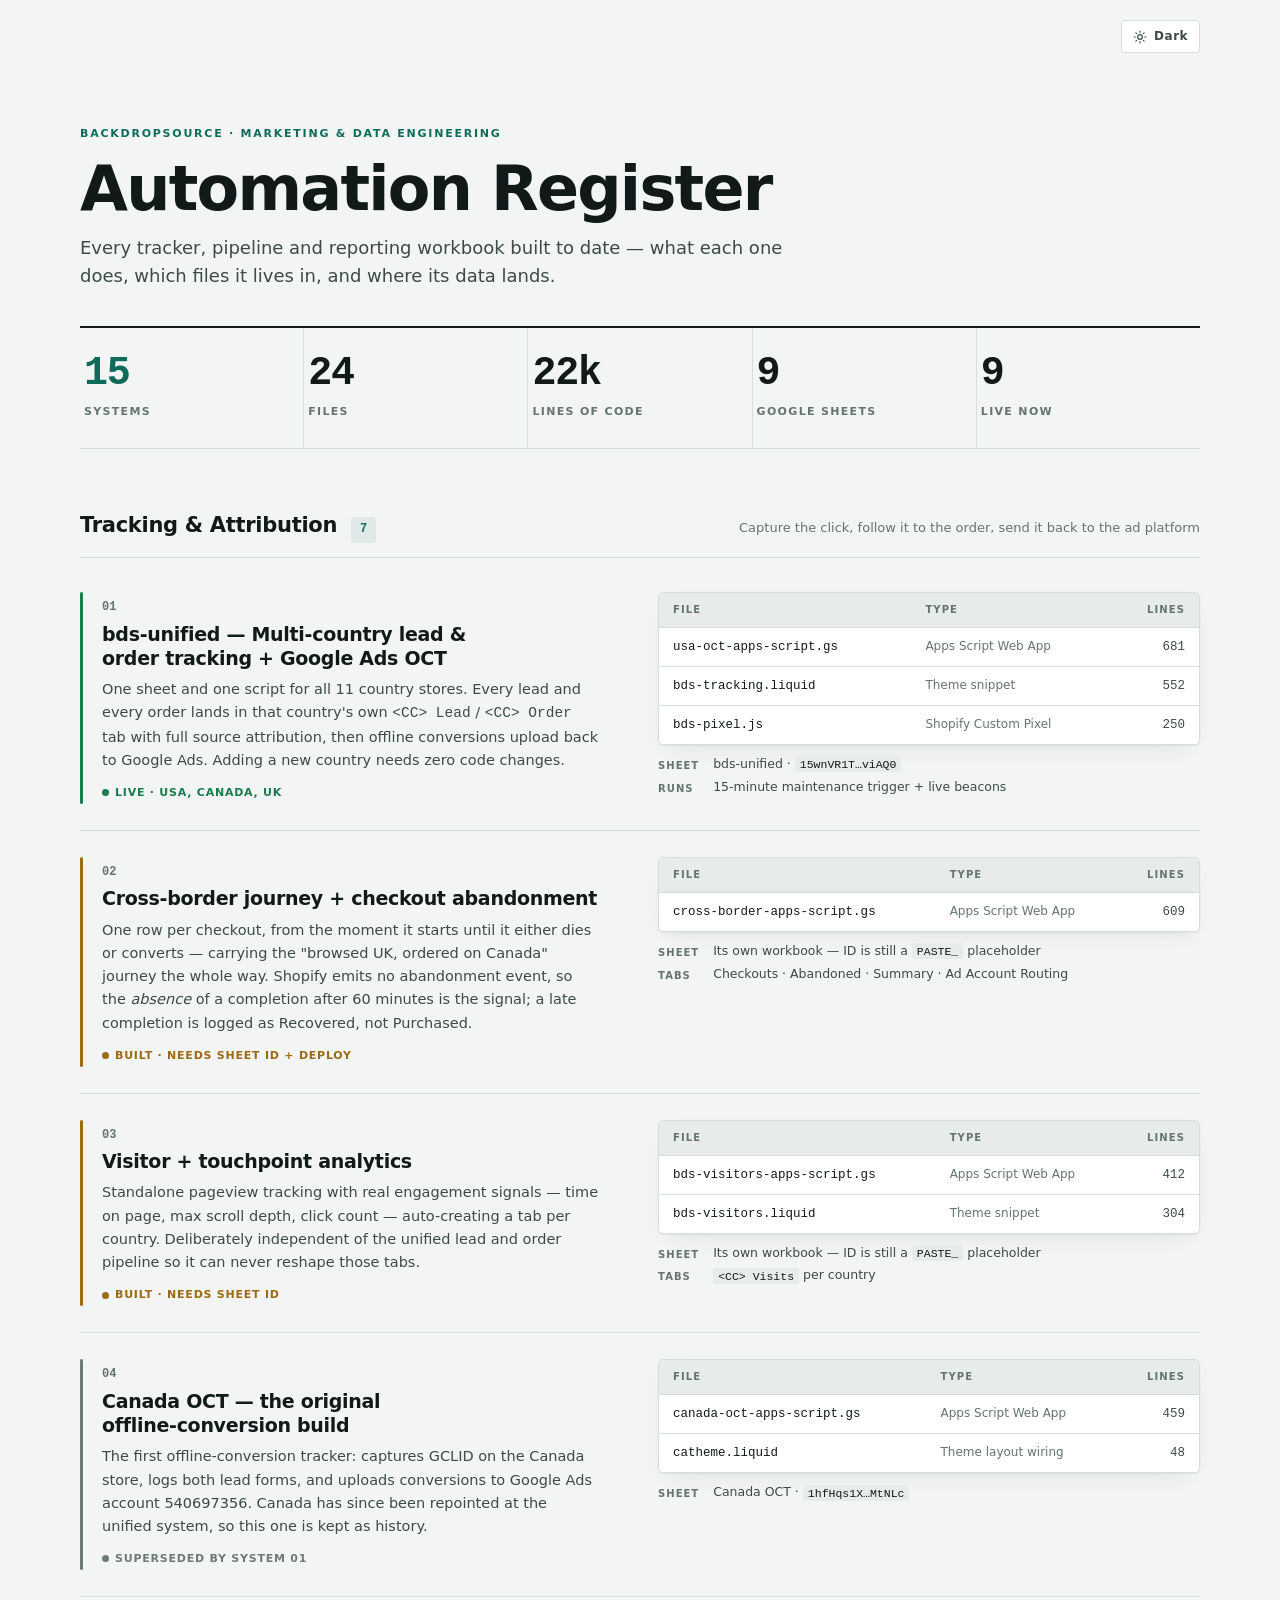
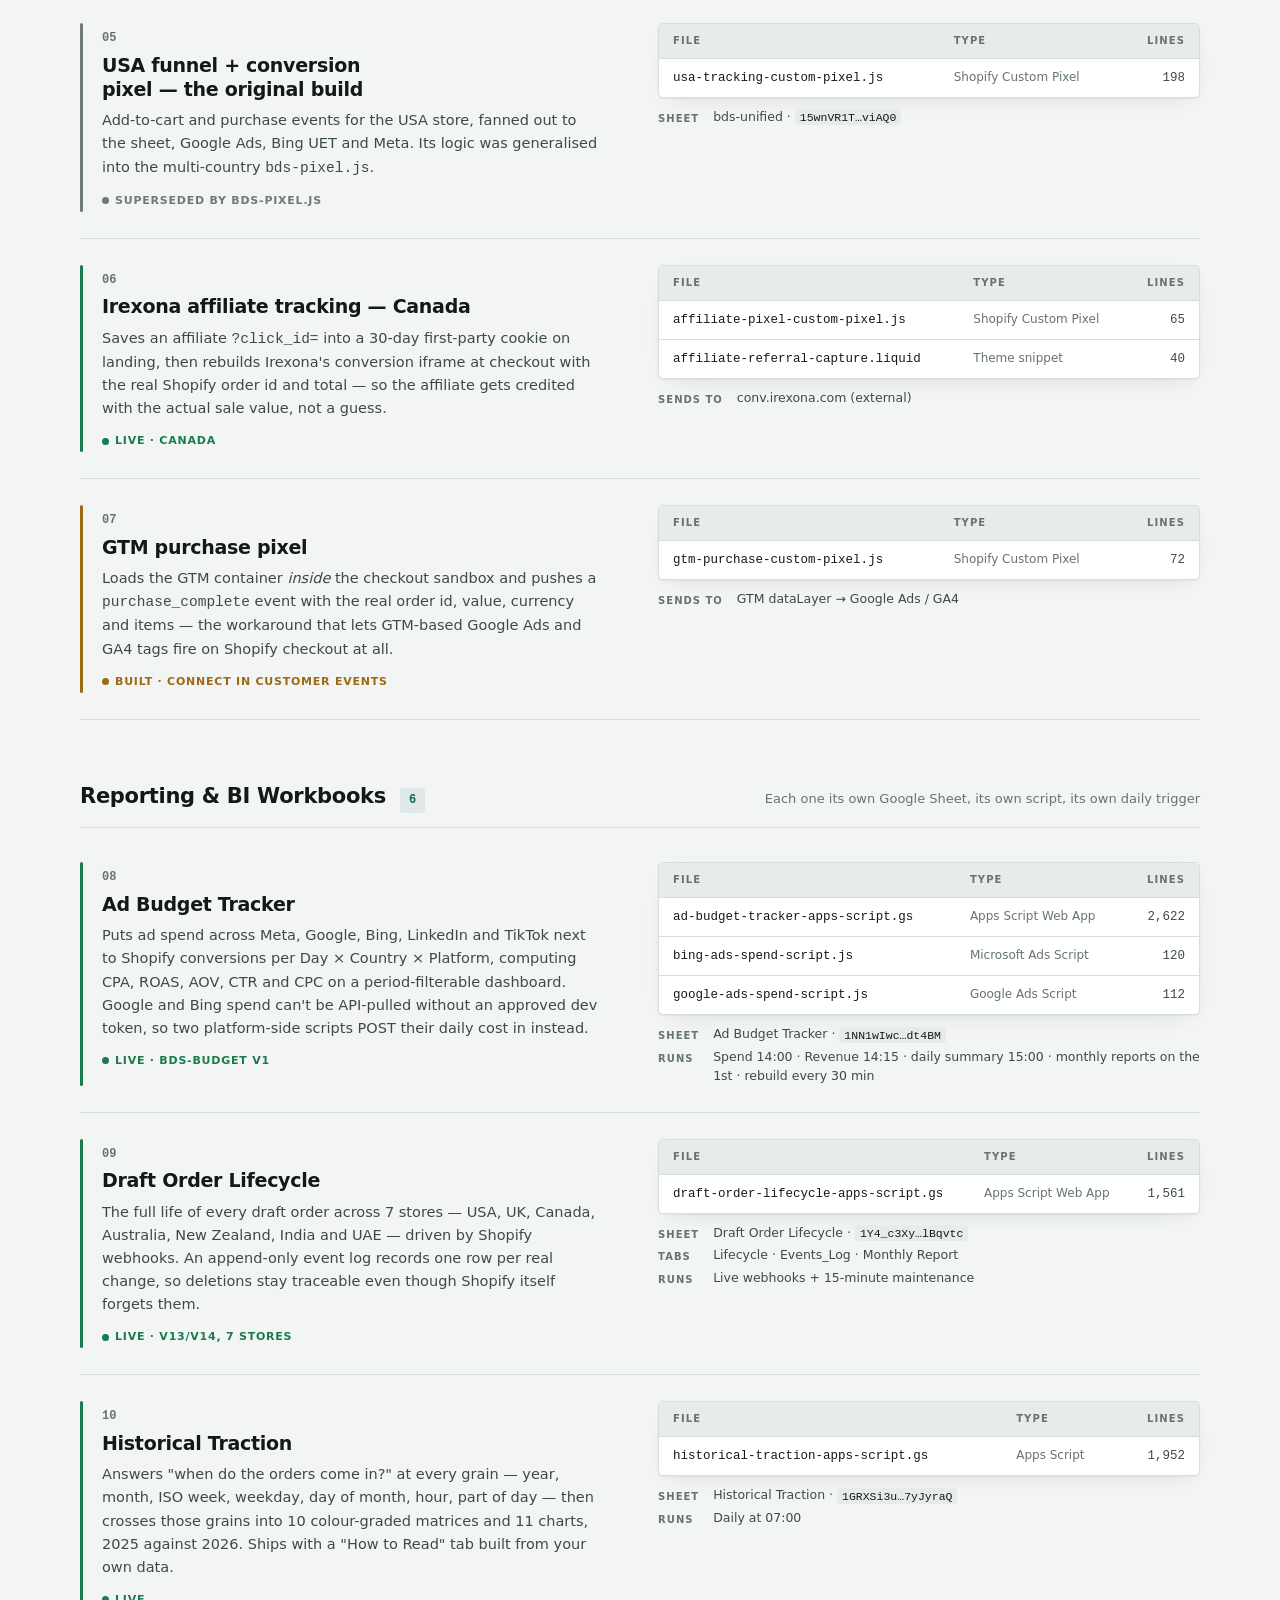
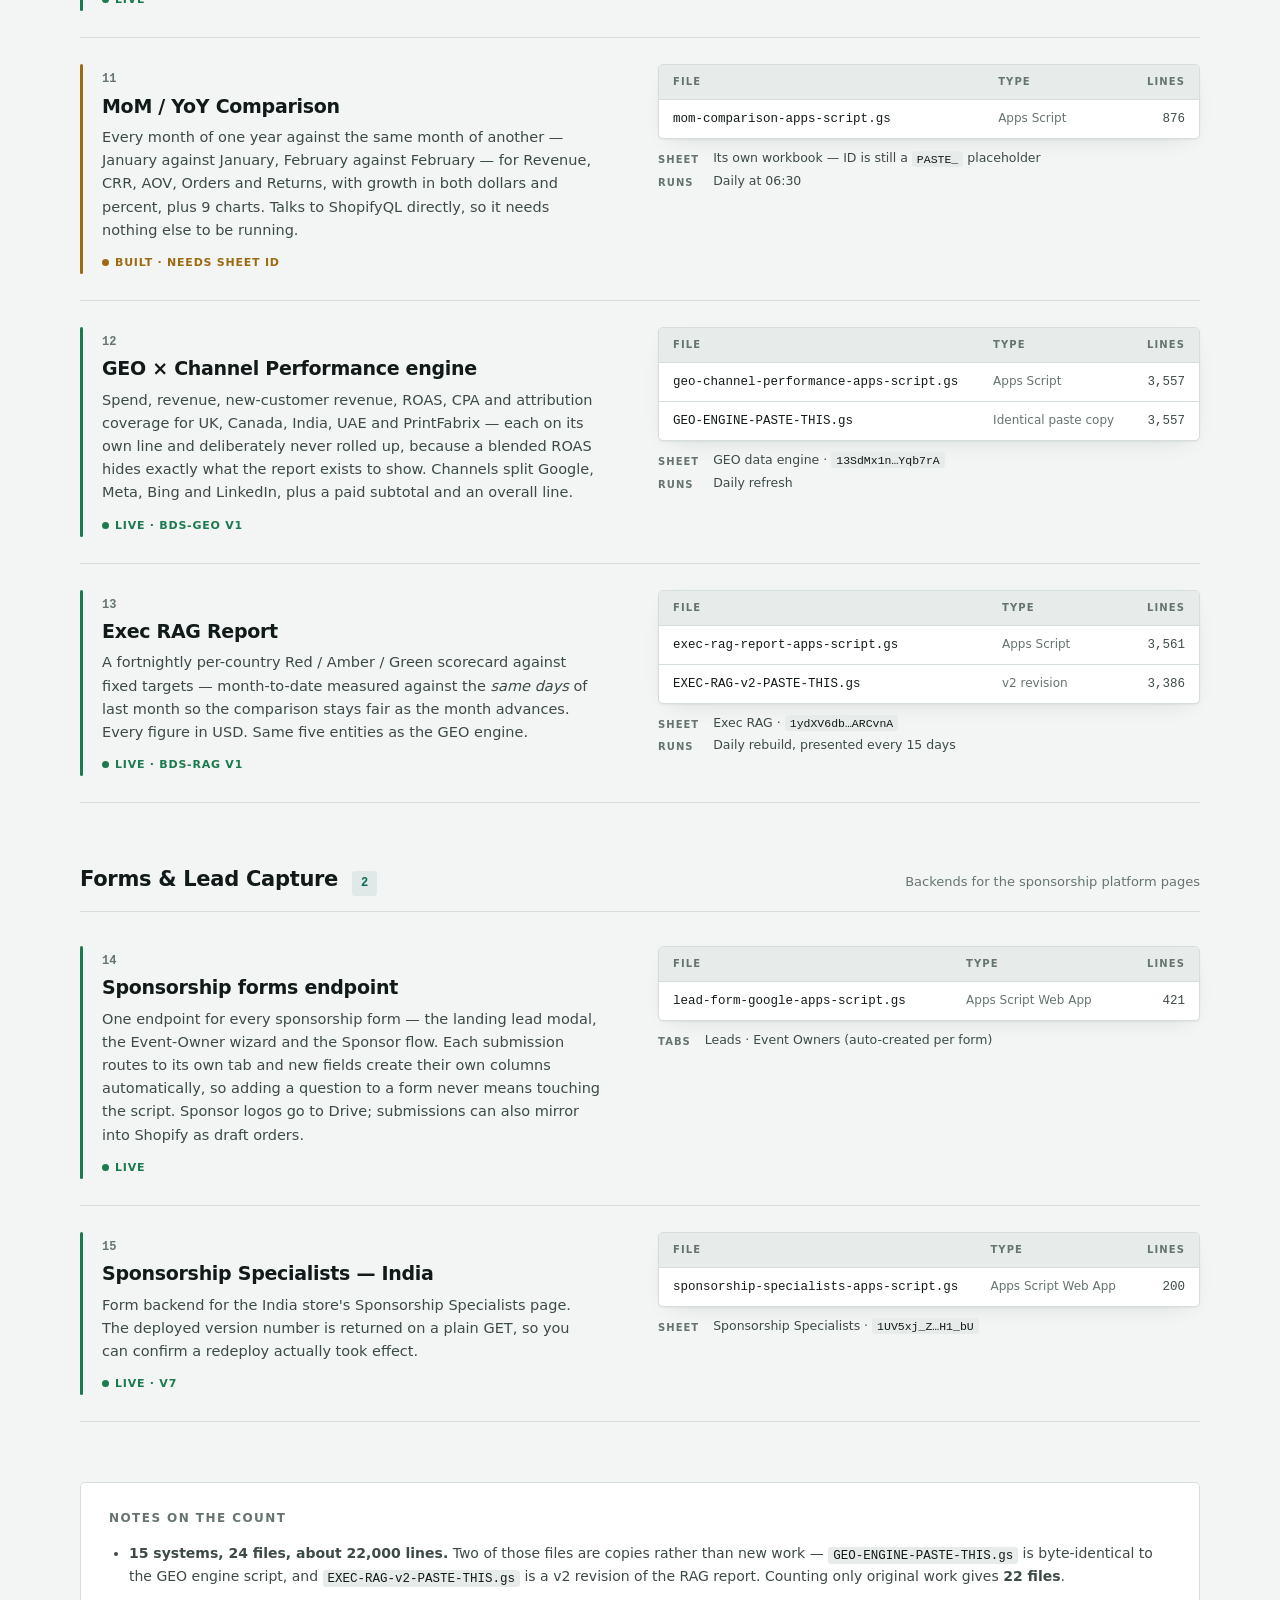
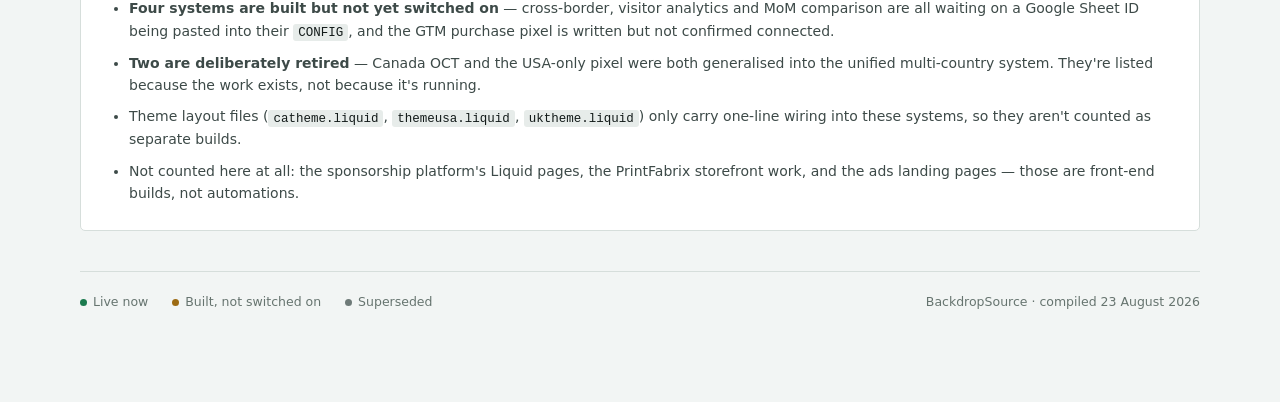
<file: _docs/automation-register.html>
<!doctype html>
<html lang="en">
<head>
<meta charset="utf-8">
<meta name="viewport" content="width=device-width, initial-scale=1">
<meta name="color-scheme" content="light dark">
<title>BackdropSource Automation Register</title>
<meta name="description" content="Every tracker, pipeline and reporting workbook built for BackdropSource to date - what each does, its files, and where its data lands.">
<style>
  /* --- reset --- */
  *,*::before,*::after { box-sizing: border-box; }
  html { -webkit-text-size-adjust: 100%; }
  body { margin: 0; }
  h1,h2,h3,h4,p,dl,dd,ul,figure { margin: 0; }
  ul { padding: 0; }
  table { border-collapse: collapse; }
  img { max-width: 100%; display: block; }
  button { font: inherit; color: inherit; }
</style>
<style>
  :root {
    --paper:      #F2F5F4;
    --surface:    #FFFFFF;
    --sunk:       #E7ECEA;
    --ink:        #121A19;
    --ink-2:      #3D4A48;
    --muted:      #66746F;
    --hair:       #D6DEDB;
    --accent:     #0E6B59;
    --accent-dim: #0E6B5914;
    --live:       #1B7A4E;
    --pending:    #9C6A12;
    --retired:    #6E7A78;
    --shadow:     0 1px 2px rgba(18,26,25,.05), 0 8px 24px -12px rgba(18,26,25,.14);

    --sans: "Segoe UI Variable Display", "Segoe UI", system-ui, -apple-system, sans-serif;
    --mono: "Cascadia Mono", "Cascadia Code", Consolas, ui-monospace, "SF Mono", monospace;
  }
  @media (prefers-color-scheme: dark) {
    :root:not([data-theme="light"]) {
      --paper:      #0E1413;
      --surface:    #161D1C;
      --sunk:       #1D2625;
      --ink:        #E3EAE8;
      --ink-2:      #B3C0BD;
      --muted:      #849692;
      --hair:       #2A3533;
      --accent:     #45C4A8;
      --accent-dim: #45C4A81F;
      --live:       #4FC183;
      --pending:    #D8A44A;
      --retired:    #7E8C89;
      --shadow:     0 1px 2px rgba(0,0,0,.3), 0 8px 24px -12px rgba(0,0,0,.6);
    }
  }
  :root[data-theme="dark"] {
    --paper:      #0E1413;
    --surface:    #161D1C;
    --sunk:       #1D2625;
    --ink:        #E3EAE8;
    --ink-2:      #B3C0BD;
    --muted:      #849692;
    --hair:       #2A3533;
    --accent:     #45C4A8;
    --accent-dim: #45C4A81F;
    --live:       #4FC183;
    --pending:    #D8A44A;
    --retired:    #7E8C89;
    --shadow:     0 1px 2px rgba(0,0,0,.3), 0 8px 24px -12px rgba(0,0,0,.6);
  }

  * { box-sizing: border-box; }

  body {
    background: var(--paper);
    color: var(--ink);
    font-family: var(--sans);
    font-size: 16px;
    line-height: 1.6;
    -webkit-font-smoothing: antialiased;
    margin: 0;
    padding: 0 24px 96px;
  }

  .wrap { max-width: 1120px; margin: 0 auto; }

  /* ---------- masthead ---------- */
  .masthead {
    display: flex;
    flex-direction: column;
    gap: 14px;
    padding: 72px 0 36px;
    border-bottom: 2px solid var(--ink);
  }
  .eyebrow {
    font-size: 11px;
    font-weight: 600;
    letter-spacing: .16em;
    text-transform: uppercase;
    color: var(--accent);
  }
  h1 {
    font-size: clamp(38px, 6vw, 62px);
    line-height: 1.02;
    letter-spacing: -.028em;
    font-weight: 700;
    margin: 0;
    text-wrap: balance;
  }
  .standfirst {
    font-size: 18px;
    line-height: 1.55;
    color: var(--ink-2);
    max-width: 62ch;
    margin: 0;
  }

  /* ---------- tally ---------- */
  .tally {
    display: grid;
    grid-template-columns: repeat(auto-fit, minmax(150px, 1fr));
    gap: 1px;
    background: var(--hair);
    border-bottom: 1px solid var(--hair);
  }
  .tally div {
    background: var(--paper);
    padding: 26px 4px 28px;
  }
  .tally .n {
    font-family: var(--mono);
    font-size: 40px;
    line-height: 1;
    font-weight: 600;
    letter-spacing: -.03em;
    font-variant-numeric: tabular-nums;
    display: block;
  }
  .tally .n.hero { color: var(--accent); }
  .tally .k {
    display: block;
    margin-top: 9px;
    font-size: 11px;
    font-weight: 600;
    letter-spacing: .12em;
    text-transform: uppercase;
    color: var(--muted);
  }

  /* ---------- group ---------- */
  .group { margin-top: 60px; }
  .group-head {
    display: flex;
    align-items: baseline;
    gap: 14px;
    padding-bottom: 14px;
    border-bottom: 1px solid var(--hair);
    margin-bottom: 8px;
  }
  .group-head h2 {
    font-size: 21px;
    font-weight: 650;
    letter-spacing: -.014em;
    margin: 0;
  }
  .group-head .count {
    font-family: var(--mono);
    font-size: 12px;
    font-weight: 600;
    color: var(--accent);
    background: var(--accent-dim);
    padding: 3px 9px;
    border-radius: 3px;
    font-variant-numeric: tabular-nums;
  }
  .group-head .note {
    margin-left: auto;
    font-size: 13px;
    color: var(--muted);
    text-align: right;
  }

  /* ---------- system block ---------- */
  .sys {
    display: grid;
    grid-template-columns: minmax(0, 1fr) minmax(0, 1.05fr);
    gap: 12px 40px;
    padding: 26px 0 26px 22px;
    border-bottom: 1px solid var(--hair);
    position: relative;
  }
  .sys::before {
    content: "";
    position: absolute;
    left: 0; top: 26px; bottom: 26px;
    width: 3px;
    border-radius: 2px;
    background: var(--status, var(--retired));
  }
  .sys[data-status="live"]      { --status: var(--live); }
  .sys[data-status="pending"]   { --status: var(--pending); }
  .sys[data-status="retired"]   { --status: var(--retired); }

  .sys-id {
    font-family: var(--mono);
    font-size: 12px;
    font-weight: 600;
    color: var(--muted);
    font-variant-numeric: tabular-nums;
  }
  .sys h3 {
    font-size: 19px;
    font-weight: 650;
    letter-spacing: -.015em;
    line-height: 1.28;
    margin: 4px 0 8px;
    text-wrap: balance;
  }
  .sys p {
    margin: 0;
    font-size: 14.5px;
    line-height: 1.6;
    color: var(--ink-2);
    max-width: 54ch;
  }

  .chip {
    display: inline-flex;
    align-items: center;
    gap: 6px;
    font-size: 11px;
    font-weight: 650;
    letter-spacing: .07em;
    text-transform: uppercase;
    color: var(--status, var(--retired));
    margin-top: 12px;
  }
  .chip::before {
    content: "";
    width: 7px; height: 7px;
    border-radius: 50%;
    background: currentColor;
  }

  /* ---------- manifest ---------- */
  .manifest {
    background: var(--surface);
    border: 1px solid var(--hair);
    border-radius: 5px;
    box-shadow: var(--shadow);
    overflow: hidden;
    align-self: start;
  }
  .manifest table {
    width: 100%;
    border-collapse: collapse;
    font-size: 13px;
  }
  .manifest th {
    text-align: left;
    font-size: 10px;
    font-weight: 650;
    letter-spacing: .11em;
    text-transform: uppercase;
    color: var(--muted);
    padding: 9px 14px;
    background: var(--sunk);
    border-bottom: 1px solid var(--hair);
  }
  .manifest th:last-child, .manifest td:last-child { text-align: right; }
  .manifest td {
    padding: 9px 14px;
    border-bottom: 1px solid var(--hair);
    vertical-align: top;
  }
  .manifest tr:last-child td { border-bottom: 0; }
  .manifest .f {
    font-family: var(--mono);
    font-size: 12.5px;
    color: var(--ink);
    word-break: break-word;
  }
  .manifest .t { color: var(--muted); font-size: 12px; white-space: nowrap; }
  .manifest .l {
    font-family: var(--mono);
    font-variant-numeric: tabular-nums;
    color: var(--ink-2);
    font-size: 12.5px;
  }

  .dest {
    margin-top: 10px;
    display: grid;
    grid-template-columns: auto minmax(0, 1fr);
    gap: 4px 14px;
    font-size: 12.5px;
    line-height: 1.5;
  }
  .dest dt {
    font-size: 10px;
    font-weight: 650;
    letter-spacing: .1em;
    text-transform: uppercase;
    color: var(--muted);
    padding-top: 3px;
    white-space: nowrap;
  }
  .dest dd { margin: 0; color: var(--ink-2); }
  .dest dd code {
    font-family: var(--mono);
    font-size: 11.5px;
    background: var(--sunk);
    padding: 1.5px 5px;
    border-radius: 3px;
    color: var(--ink);
  }

  /* ---------- footnotes ---------- */
  .notes {
    margin-top: 60px;
    padding: 26px 28px;
    background: var(--surface);
    border: 1px solid var(--hair);
    border-radius: 5px;
  }
  .notes h2 {
    font-size: 12px;
    font-weight: 650;
    letter-spacing: .12em;
    text-transform: uppercase;
    color: var(--muted);
    margin: 0 0 14px;
  }
  .notes ul { margin: 0; padding-left: 20px; display: grid; gap: 9px; }
  .notes li { font-size: 14px; line-height: 1.6; color: var(--ink-2); }
  .notes code {
    font-family: var(--mono);
    font-size: 12.5px;
    background: var(--sunk);
    padding: 1.5px 5px;
    border-radius: 3px;
    color: var(--ink);
  }

  @media (max-width: 860px) {
    .sys { grid-template-columns: 1fr; gap: 20px; }
    .masthead { padding-top: 48px; }
    .group-head .note { display: none; }
  }
</style>
<style>
  /* --- standalone additions --- */
  .themebar {
    max-width: 1120px;
    margin: 0 auto;
    padding-top: 20px;
    display: flex;
    justify-content: flex-end;
  }
  .themebar button {
    display: inline-flex;
    align-items: center;
    gap: 7px;
    background: var(--surface);
    color: var(--ink-2);
    border: 1px solid var(--hair);
    border-radius: 4px;
    padding: 6px 11px;
    font-size: 12px;
    font-weight: 600;
    letter-spacing: .04em;
    cursor: pointer;
  }
  .themebar button:hover { border-color: var(--accent); color: var(--accent); }
  .themebar button:focus-visible { outline: 2px solid var(--accent); outline-offset: 2px; }
  .themebar svg { width: 14px; height: 14px; }

  .colophon {
    max-width: 1120px;
    margin: 40px auto 0;
    padding-top: 20px;
    border-top: 1px solid var(--hair);
    display: flex;
    flex-wrap: wrap;
    gap: 8px 24px;
    font-size: 12.5px;
    color: var(--muted);
  }
  .colophon .key { display: inline-flex; align-items: center; gap: 6px; }
  .colophon .key::before {
    content: ""; width: 7px; height: 7px; border-radius: 50%;
    background: var(--dot, var(--retired));
  }
  .colophon .key.live    { --dot: var(--live); }
  .colophon .key.pending { --dot: var(--pending); }
  .colophon .key.retired { --dot: var(--retired); }
  .colophon .stamp { margin-left: auto; }

  @media print {
    :root, :root[data-theme="dark"] {
      --paper: #fff; --surface: #fff; --sunk: #F1F4F3;
      --ink: #101615; --ink-2: #333B39; --muted: #5E6B68;
      --hair: #C9D2CF; --accent: #0B5548; --accent-dim: #0B554810;
      --live: #16663F; --pending: #7E5510; --retired: #5E6B68;
      --shadow: none;
    }
    body { padding: 0 12px 0; font-size: 10.5pt; }
    .themebar { display: none; }
    .masthead { padding-top: 8px; }
    .sys, .notes, .tally { break-inside: avoid; }
    .group-head { break-after: avoid; }
    .manifest { box-shadow: none; }
  }
</style>
</head>
<body>
<div class="themebar">
  <button type="button" id="themeToggle" aria-label="Switch between light and dark">
    <svg viewBox="0 0 24 24" fill="none" stroke="currentColor" stroke-width="2" stroke-linecap="round" aria-hidden="true"><circle cx="12" cy="12" r="4"/><path d="M12 2v2M12 20v2M4.9 4.9l1.4 1.4M17.7 17.7l1.4 1.4M2 12h2M20 12h2M4.9 19.1l1.4-1.4M17.7 6.3l1.4-1.4"/></svg>
    <span id="themeLabel">Dark</span>
  </button>
</div>
<div class="wrap">

  <header class="masthead">
    <span class="eyebrow">BackdropSource · Marketing &amp; Data Engineering</span>
    <h1>Automation Register</h1>
    <p class="standfirst">Every tracker, pipeline and reporting workbook built to date — what each one does, which files it lives in, and where its data lands.</p>
  </header>

  <section class="tally">
    <div><span class="n hero">15</span><span class="k">Systems</span></div>
    <div><span class="n">24</span><span class="k">Files</span></div>
    <div><span class="n">22k</span><span class="k">Lines of code</span></div>
    <div><span class="n">9</span><span class="k">Google Sheets</span></div>
    <div><span class="n">9</span><span class="k">Live now</span></div>
  </section>

  <!-- ══════════════ GROUP A ══════════════ -->
  <section class="group">
    <div class="group-head">
      <h2>Tracking &amp; Attribution</h2>
      <span class="count">7</span>
      <span class="note">Capture the click, follow it to the order, send it back to the ad platform</span>
    </div>

    <article class="sys" data-status="live">
      <div>
        <span class="sys-id">01</span>
        <h3>bds-unified — Multi-country lead &amp; order tracking + Google Ads OCT</h3>
        <p>One sheet and one script for all 11 country stores. Every lead and every order lands in that country's own <code>&lt;CC&gt; Lead</code> / <code>&lt;CC&gt; Order</code> tab with full source attribution, then offline conversions upload back to Google Ads. Adding a new country needs zero code changes.</p>
        <span class="chip">Live · USA, Canada, UK</span>
      </div>
      <div>
        <div class="manifest">
          <table>
            <thead><tr><th>File</th><th>Type</th><th>Lines</th></tr></thead>
            <tbody>
              <tr><td class="f">usa-oct-apps-script.gs</td><td class="t">Apps Script Web App</td><td class="l">681</td></tr>
              <tr><td class="f">bds-tracking.liquid</td><td class="t">Theme snippet</td><td class="l">552</td></tr>
              <tr><td class="f">bds-pixel.js</td><td class="t">Shopify Custom Pixel</td><td class="l">250</td></tr>
            </tbody>
          </table>
        </div>
        <dl class="dest">
          <dt>Sheet</dt><dd>bds-unified · <code>15wnVR1T…viAQ0</code></dd>
          <dt>Runs</dt><dd>15-minute maintenance trigger + live beacons</dd>
        </dl>
      </div>
    </article>

    <article class="sys" data-status="pending">
      <div>
        <span class="sys-id">02</span>
        <h3>Cross-border journey + checkout abandonment</h3>
        <p>One row per checkout, from the moment it starts until it either dies or converts — carrying the "browsed UK, ordered on Canada" journey the whole way. Shopify emits no abandonment event, so the <em>absence</em> of a completion after 60 minutes is the signal; a late completion is logged as Recovered, not Purchased.</p>
        <span class="chip">Built · needs sheet ID + deploy</span>
      </div>
      <div>
        <div class="manifest">
          <table>
            <thead><tr><th>File</th><th>Type</th><th>Lines</th></tr></thead>
            <tbody>
              <tr><td class="f">cross-border-apps-script.gs</td><td class="t">Apps Script Web App</td><td class="l">609</td></tr>
            </tbody>
          </table>
        </div>
        <dl class="dest">
          <dt>Sheet</dt><dd>Its own workbook — ID is still a <code>PASTE_</code> placeholder</dd>
          <dt>Tabs</dt><dd>Checkouts · Abandoned · Summary · Ad Account Routing</dd>
        </dl>
      </div>
    </article>

    <article class="sys" data-status="pending">
      <div>
        <span class="sys-id">03</span>
        <h3>Visitor + touchpoint analytics</h3>
        <p>Standalone pageview tracking with real engagement signals — time on page, max scroll depth, click count — auto-creating a tab per country. Deliberately independent of the unified lead and order pipeline so it can never reshape those tabs.</p>
        <span class="chip">Built · needs sheet ID</span>
      </div>
      <div>
        <div class="manifest">
          <table>
            <thead><tr><th>File</th><th>Type</th><th>Lines</th></tr></thead>
            <tbody>
              <tr><td class="f">bds-visitors-apps-script.gs</td><td class="t">Apps Script Web App</td><td class="l">412</td></tr>
              <tr><td class="f">bds-visitors.liquid</td><td class="t">Theme snippet</td><td class="l">304</td></tr>
            </tbody>
          </table>
        </div>
        <dl class="dest">
          <dt>Sheet</dt><dd>Its own workbook — ID is still a <code>PASTE_</code> placeholder</dd>
          <dt>Tabs</dt><dd><code>&lt;CC&gt; Visits</code> per country</dd>
        </dl>
      </div>
    </article>

    <article class="sys" data-status="retired">
      <div>
        <span class="sys-id">04</span>
        <h3>Canada OCT — the original offline-conversion build</h3>
        <p>The first offline-conversion tracker: captures GCLID on the Canada store, logs both lead forms, and uploads conversions to Google Ads account 540697356. Canada has since been repointed at the unified system, so this one is kept as history.</p>
        <span class="chip">Superseded by system 01</span>
      </div>
      <div>
        <div class="manifest">
          <table>
            <thead><tr><th>File</th><th>Type</th><th>Lines</th></tr></thead>
            <tbody>
              <tr><td class="f">canada-oct-apps-script.gs</td><td class="t">Apps Script Web App</td><td class="l">459</td></tr>
              <tr><td class="f">catheme.liquid</td><td class="t">Theme layout wiring</td><td class="l">48</td></tr>
            </tbody>
          </table>
        </div>
        <dl class="dest">
          <dt>Sheet</dt><dd>Canada OCT · <code>1hfHqs1X…MtNLc</code></dd>
        </dl>
      </div>
    </article>

    <article class="sys" data-status="retired">
      <div>
        <span class="sys-id">05</span>
        <h3>USA funnel + conversion pixel — the original build</h3>
        <p>Add-to-cart and purchase events for the USA store, fanned out to the sheet, Google Ads, Bing UET and Meta. Its logic was generalised into the multi-country <code>bds-pixel.js</code>.</p>
        <span class="chip">Superseded by bds-pixel.js</span>
      </div>
      <div>
        <div class="manifest">
          <table>
            <thead><tr><th>File</th><th>Type</th><th>Lines</th></tr></thead>
            <tbody>
              <tr><td class="f">usa-tracking-custom-pixel.js</td><td class="t">Shopify Custom Pixel</td><td class="l">198</td></tr>
            </tbody>
          </table>
        </div>
        <dl class="dest">
          <dt>Sheet</dt><dd>bds-unified · <code>15wnVR1T…viAQ0</code></dd>
        </dl>
      </div>
    </article>

    <article class="sys" data-status="live">
      <div>
        <span class="sys-id">06</span>
        <h3>Irexona affiliate tracking — Canada</h3>
        <p>Saves an affiliate <code>?click_id=</code> into a 30-day first-party cookie on landing, then rebuilds Irexona's conversion iframe at checkout with the real Shopify order id and total — so the affiliate gets credited with the actual sale value, not a guess.</p>
        <span class="chip">Live · Canada</span>
      </div>
      <div>
        <div class="manifest">
          <table>
            <thead><tr><th>File</th><th>Type</th><th>Lines</th></tr></thead>
            <tbody>
              <tr><td class="f">affiliate-pixel-custom-pixel.js</td><td class="t">Shopify Custom Pixel</td><td class="l">65</td></tr>
              <tr><td class="f">affiliate-referral-capture.liquid</td><td class="t">Theme snippet</td><td class="l">40</td></tr>
            </tbody>
          </table>
        </div>
        <dl class="dest">
          <dt>Sends to</dt><dd>conv.irexona.com (external)</dd>
        </dl>
      </div>
    </article>

    <article class="sys" data-status="pending">
      <div>
        <span class="sys-id">07</span>
        <h3>GTM purchase pixel</h3>
        <p>Loads the GTM container <em>inside</em> the checkout sandbox and pushes a <code>purchase_complete</code> event with the real order id, value, currency and items — the workaround that lets GTM-based Google Ads and GA4 tags fire on Shopify checkout at all.</p>
        <span class="chip">Built · connect in Customer events</span>
      </div>
      <div>
        <div class="manifest">
          <table>
            <thead><tr><th>File</th><th>Type</th><th>Lines</th></tr></thead>
            <tbody>
              <tr><td class="f">gtm-purchase-custom-pixel.js</td><td class="t">Shopify Custom Pixel</td><td class="l">72</td></tr>
            </tbody>
          </table>
        </div>
        <dl class="dest">
          <dt>Sends to</dt><dd>GTM dataLayer → Google Ads / GA4</dd>
        </dl>
      </div>
    </article>
  </section>

  <!-- ══════════════ GROUP B ══════════════ -->
  <section class="group">
    <div class="group-head">
      <h2>Reporting &amp; BI Workbooks</h2>
      <span class="count">6</span>
      <span class="note">Each one its own Google Sheet, its own script, its own daily trigger</span>
    </div>

    <article class="sys" data-status="live">
      <div>
        <span class="sys-id">08</span>
        <h3>Ad Budget Tracker</h3>
        <p>Puts ad spend across Meta, Google, Bing, LinkedIn and TikTok next to Shopify conversions per Day × Country × Platform, computing CPA, ROAS, AOV, CTR and CPC on a period-filterable dashboard. Google and Bing spend can't be API-pulled without an approved dev token, so two platform-side scripts POST their daily cost in instead.</p>
        <span class="chip">Live · bds-budget v1</span>
      </div>
      <div>
        <div class="manifest">
          <table>
            <thead><tr><th>File</th><th>Type</th><th>Lines</th></tr></thead>
            <tbody>
              <tr><td class="f">ad-budget-tracker-apps-script.gs</td><td class="t">Apps Script Web App</td><td class="l">2,622</td></tr>
              <tr><td class="f">bing-ads-spend-script.js</td><td class="t">Microsoft Ads Script</td><td class="l">120</td></tr>
              <tr><td class="f">google-ads-spend-script.js</td><td class="t">Google Ads Script</td><td class="l">112</td></tr>
            </tbody>
          </table>
        </div>
        <dl class="dest">
          <dt>Sheet</dt><dd>Ad Budget Tracker · <code>1NN1wIwc…dt4BM</code></dd>
          <dt>Runs</dt><dd>Spend 14:00 · Revenue 14:15 · daily summary 15:00 · monthly reports on the 1st · rebuild every 30 min</dd>
        </dl>
      </div>
    </article>

    <article class="sys" data-status="live">
      <div>
        <span class="sys-id">09</span>
        <h3>Draft Order Lifecycle</h3>
        <p>The full life of every draft order across 7 stores — USA, UK, Canada, Australia, New Zealand, India and UAE — driven by Shopify webhooks. An append-only event log records one row per real change, so deletions stay traceable even though Shopify itself forgets them.</p>
        <span class="chip">Live · v13/v14, 7 stores</span>
      </div>
      <div>
        <div class="manifest">
          <table>
            <thead><tr><th>File</th><th>Type</th><th>Lines</th></tr></thead>
            <tbody>
              <tr><td class="f">draft-order-lifecycle-apps-script.gs</td><td class="t">Apps Script Web App</td><td class="l">1,561</td></tr>
            </tbody>
          </table>
        </div>
        <dl class="dest">
          <dt>Sheet</dt><dd>Draft Order Lifecycle · <code>1Y4_c3Xy…lBqvtc</code></dd>
          <dt>Tabs</dt><dd>Lifecycle · Events_Log · Monthly Report</dd>
          <dt>Runs</dt><dd>Live webhooks + 15-minute maintenance</dd>
        </dl>
      </div>
    </article>

    <article class="sys" data-status="live">
      <div>
        <span class="sys-id">10</span>
        <h3>Historical Traction</h3>
        <p>Answers "when do the orders come in?" at every grain — year, month, ISO week, weekday, day of month, hour, part of day — then crosses those grains into 10 colour-graded matrices and 11 charts, 2025 against 2026. Ships with a "How to Read" tab built from your own data.</p>
        <span class="chip">Live</span>
      </div>
      <div>
        <div class="manifest">
          <table>
            <thead><tr><th>File</th><th>Type</th><th>Lines</th></tr></thead>
            <tbody>
              <tr><td class="f">historical-traction-apps-script.gs</td><td class="t">Apps Script</td><td class="l">1,952</td></tr>
            </tbody>
          </table>
        </div>
        <dl class="dest">
          <dt>Sheet</dt><dd>Historical Traction · <code>1GRXSi3u…7yJyraQ</code></dd>
          <dt>Runs</dt><dd>Daily at 07:00</dd>
        </dl>
      </div>
    </article>

    <article class="sys" data-status="pending">
      <div>
        <span class="sys-id">11</span>
        <h3>MoM / YoY Comparison</h3>
        <p>Every month of one year against the same month of another — January against January, February against February — for Revenue, CRR, AOV, Orders and Returns, with growth in both dollars and percent, plus 9 charts. Talks to ShopifyQL directly, so it needs nothing else to be running.</p>
        <span class="chip">Built · needs sheet ID</span>
      </div>
      <div>
        <div class="manifest">
          <table>
            <thead><tr><th>File</th><th>Type</th><th>Lines</th></tr></thead>
            <tbody>
              <tr><td class="f">mom-comparison-apps-script.gs</td><td class="t">Apps Script</td><td class="l">876</td></tr>
            </tbody>
          </table>
        </div>
        <dl class="dest">
          <dt>Sheet</dt><dd>Its own workbook — ID is still a <code>PASTE_</code> placeholder</dd>
          <dt>Runs</dt><dd>Daily at 06:30</dd>
        </dl>
      </div>
    </article>

    <article class="sys" data-status="live">
      <div>
        <span class="sys-id">12</span>
        <h3>GEO × Channel Performance engine</h3>
        <p>Spend, revenue, new-customer revenue, ROAS, CPA and attribution coverage for UK, Canada, India, UAE and PrintFabrix — each on its own line and deliberately never rolled up, because a blended ROAS hides exactly what the report exists to show. Channels split Google, Meta, Bing and LinkedIn, plus a paid subtotal and an overall line.</p>
        <span class="chip">Live · bds-geo v1</span>
      </div>
      <div>
        <div class="manifest">
          <table>
            <thead><tr><th>File</th><th>Type</th><th>Lines</th></tr></thead>
            <tbody>
              <tr><td class="f">geo-channel-performance-apps-script.gs</td><td class="t">Apps Script</td><td class="l">3,557</td></tr>
              <tr><td class="f">GEO-ENGINE-PASTE-THIS.gs</td><td class="t">Identical paste copy</td><td class="l">3,557</td></tr>
            </tbody>
          </table>
        </div>
        <dl class="dest">
          <dt>Sheet</dt><dd>GEO data engine · <code>13SdMx1n…Yqb7rA</code></dd>
          <dt>Runs</dt><dd>Daily refresh</dd>
        </dl>
      </div>
    </article>

    <article class="sys" data-status="live">
      <div>
        <span class="sys-id">13</span>
        <h3>Exec RAG Report</h3>
        <p>A fortnightly per-country Red / Amber / Green scorecard against fixed targets — month-to-date measured against the <em>same days</em> of last month so the comparison stays fair as the month advances. Every figure in USD. Same five entities as the GEO engine.</p>
        <span class="chip">Live · bds-rag v1</span>
      </div>
      <div>
        <div class="manifest">
          <table>
            <thead><tr><th>File</th><th>Type</th><th>Lines</th></tr></thead>
            <tbody>
              <tr><td class="f">exec-rag-report-apps-script.gs</td><td class="t">Apps Script</td><td class="l">3,561</td></tr>
              <tr><td class="f">EXEC-RAG-v2-PASTE-THIS.gs</td><td class="t">v2 revision</td><td class="l">3,386</td></tr>
            </tbody>
          </table>
        </div>
        <dl class="dest">
          <dt>Sheet</dt><dd>Exec RAG · <code>1ydXV6db…ARCvnA</code></dd>
          <dt>Runs</dt><dd>Daily rebuild, presented every 15 days</dd>
        </dl>
      </div>
    </article>
  </section>

  <!-- ══════════════ GROUP C ══════════════ -->
  <section class="group">
    <div class="group-head">
      <h2>Forms &amp; Lead Capture</h2>
      <span class="count">2</span>
      <span class="note">Backends for the sponsorship platform pages</span>
    </div>

    <article class="sys" data-status="live">
      <div>
        <span class="sys-id">14</span>
        <h3>Sponsorship forms endpoint</h3>
        <p>One endpoint for every sponsorship form — the landing lead modal, the Event-Owner wizard and the Sponsor flow. Each submission routes to its own tab and new fields create their own columns automatically, so adding a question to a form never means touching the script. Sponsor logos go to Drive; submissions can also mirror into Shopify as draft orders.</p>
        <span class="chip">Live</span>
      </div>
      <div>
        <div class="manifest">
          <table>
            <thead><tr><th>File</th><th>Type</th><th>Lines</th></tr></thead>
            <tbody>
              <tr><td class="f">lead-form-google-apps-script.gs</td><td class="t">Apps Script Web App</td><td class="l">421</td></tr>
            </tbody>
          </table>
        </div>
        <dl class="dest">
          <dt>Tabs</dt><dd>Leads · Event Owners (auto-created per form)</dd>
        </dl>
      </div>
    </article>

    <article class="sys" data-status="live">
      <div>
        <span class="sys-id">15</span>
        <h3>Sponsorship Specialists — India</h3>
        <p>Form backend for the India store's Sponsorship Specialists page. The deployed version number is returned on a plain GET, so you can confirm a redeploy actually took effect.</p>
        <span class="chip">Live · v7</span>
      </div>
      <div>
        <div class="manifest">
          <table>
            <thead><tr><th>File</th><th>Type</th><th>Lines</th></tr></thead>
            <tbody>
              <tr><td class="f">sponsorship-specialists-apps-script.gs</td><td class="t">Apps Script Web App</td><td class="l">200</td></tr>
            </tbody>
          </table>
        </div>
        <dl class="dest">
          <dt>Sheet</dt><dd>Sponsorship Specialists · <code>1UV5xj_Z…H1_bU</code></dd>
        </dl>
      </div>
    </article>
  </section>

  <section class="notes">
    <h2>Notes on the count</h2>
    <ul>
      <li><strong>15 systems, 24 files, about 22,000 lines.</strong> Two of those files are copies rather than new work — <code>GEO-ENGINE-PASTE-THIS.gs</code> is byte-identical to the GEO engine script, and <code>EXEC-RAG-v2-PASTE-THIS.gs</code> is a v2 revision of the RAG report. Counting only original work gives <strong>22 files</strong>.</li>
      <li><strong>Four systems are built but not yet switched on</strong> — cross-border, visitor analytics and MoM comparison are all waiting on a Google Sheet ID being pasted into their <code>CONFIG</code>, and the GTM purchase pixel is written but not confirmed connected.</li>
      <li><strong>Two are deliberately retired</strong> — Canada OCT and the USA-only pixel were both generalised into the unified multi-country system. They're listed because the work exists, not because it's running.</li>
      <li>Theme layout files (<code>catheme.liquid</code>, <code>themeusa.liquid</code>, <code>uktheme.liquid</code>) only carry one-line wiring into these systems, so they aren't counted as separate builds.</li>
      <li>Not counted here at all: the sponsorship platform's Liquid pages, the PrintFabrix storefront work, and the ads landing pages — those are front-end builds, not automations.</li>
    </ul>
  </section>

</div>
<div class="colophon">
  <span class="key live">Live now</span>
  <span class="key pending">Built, not switched on</span>
  <span class="key retired">Superseded</span>
  <span class="stamp">BackdropSource &middot; compiled 23 August 2026</span>
</div>
<script>
  (function () {
    var root = document.documentElement,
        btn  = document.getElementById('themeToggle'),
        lbl  = document.getElementById('themeLabel');
    function isDark() {
      var set = root.getAttribute('data-theme');
      if (set) return set === 'dark';
      return window.matchMedia('(prefers-color-scheme: dark)').matches;
    }
    function sync() { lbl.textContent = isDark() ? 'Light' : 'Dark'; }
    btn.addEventListener('click', function () {
      root.setAttribute('data-theme', isDark() ? 'light' : 'dark');
      sync();
    });
    window.matchMedia('(prefers-color-scheme: dark)').addEventListener('change', sync);
    sync();
  })();
</script>
</body>
</html>
</file>
